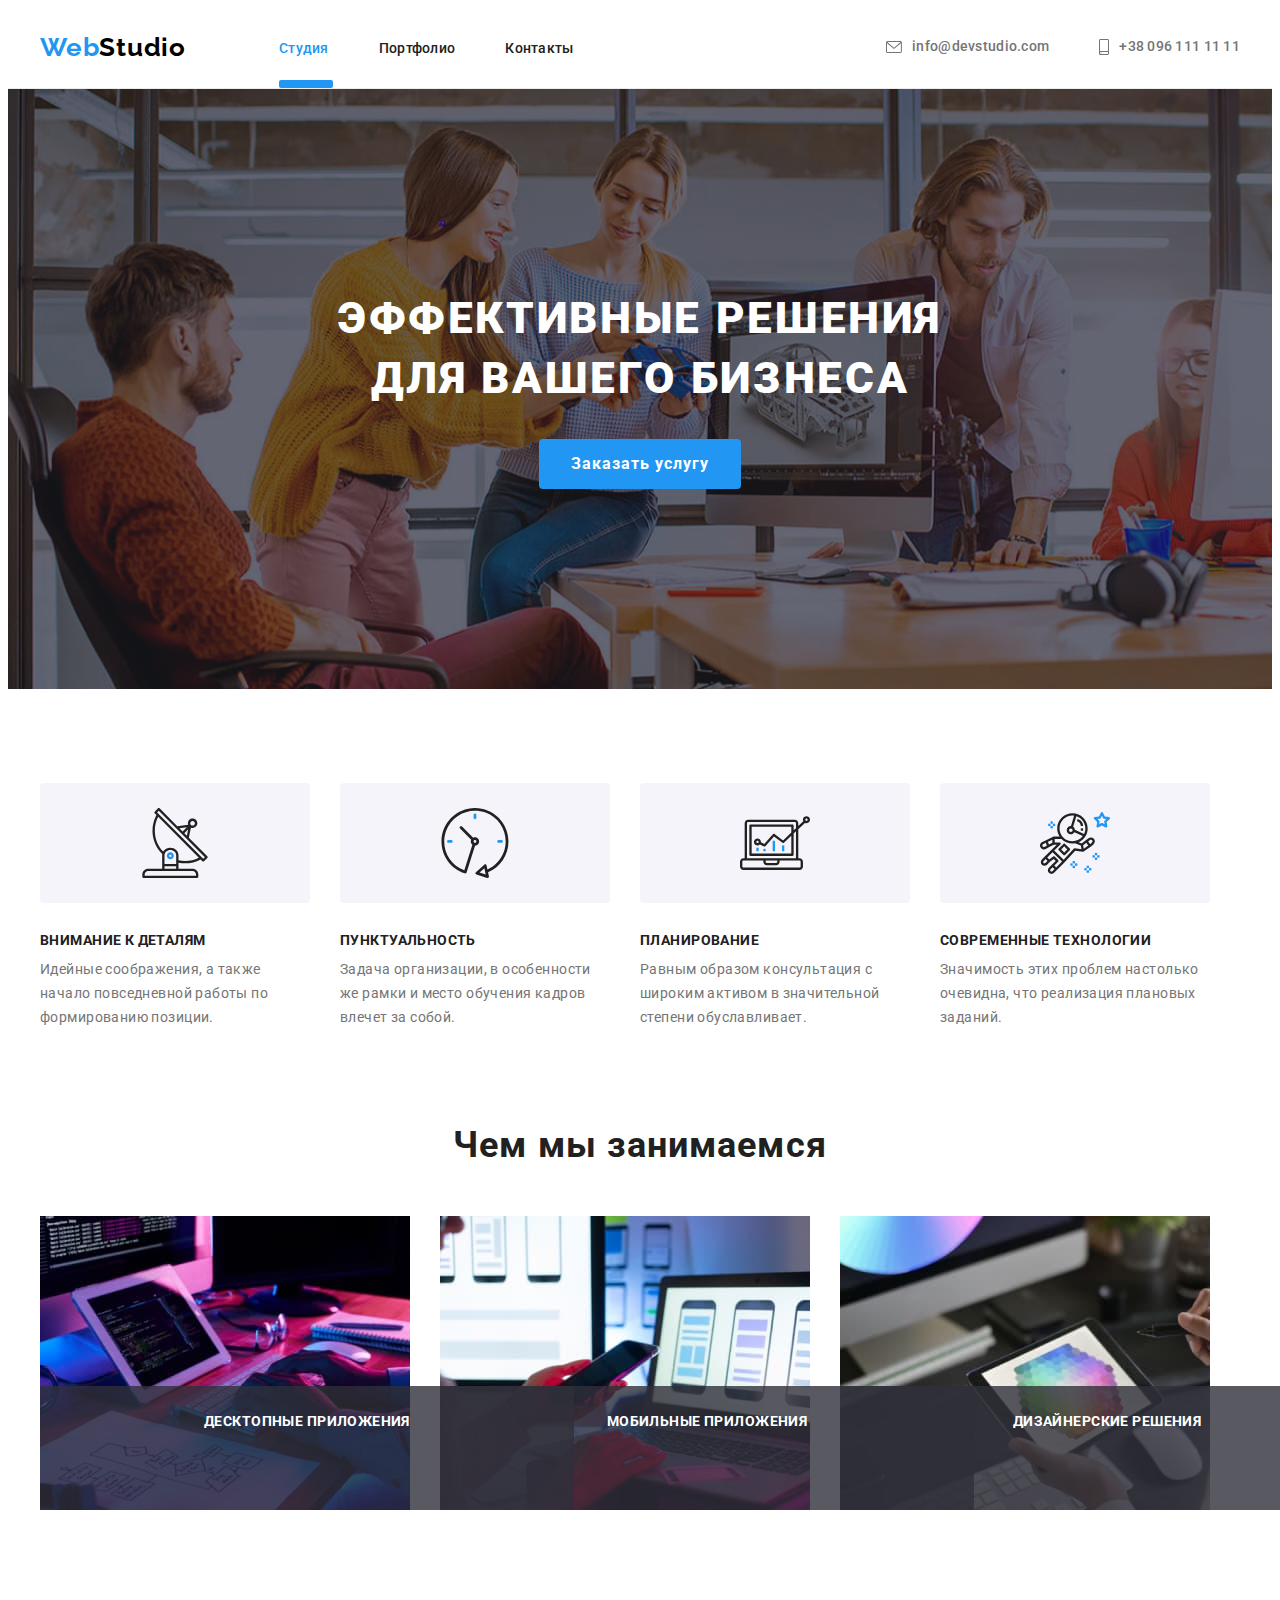
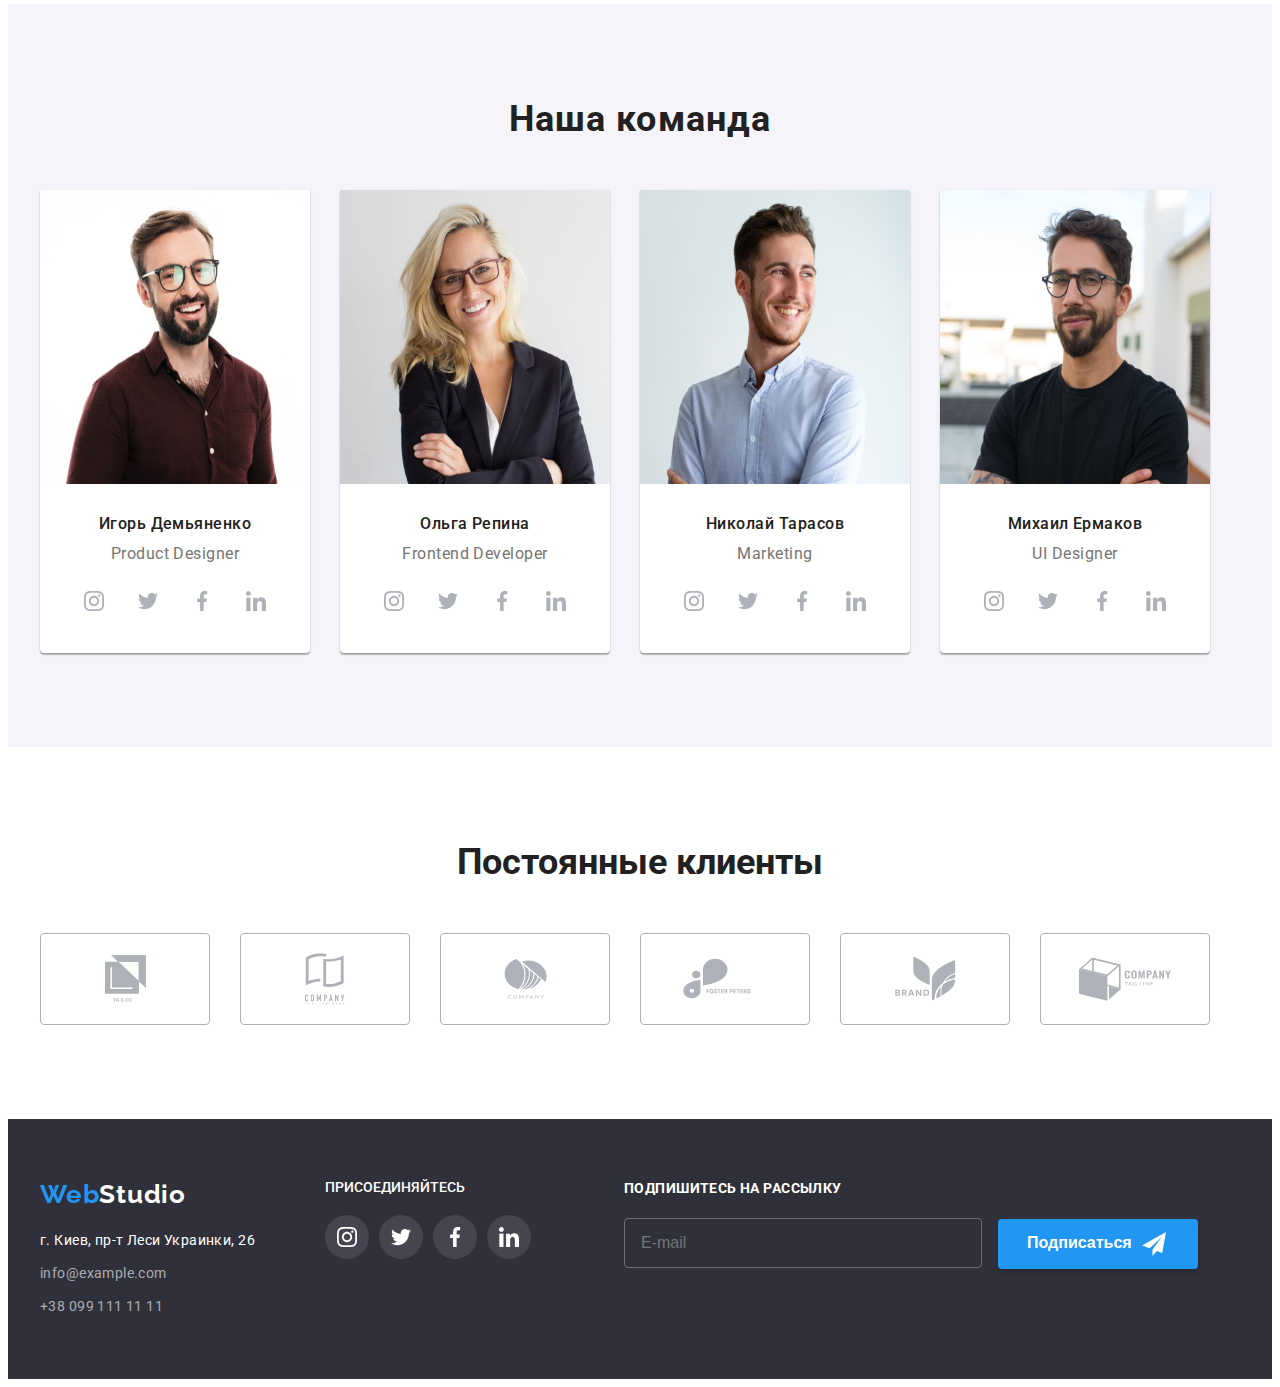
<file: index.html>
<!DOCTYPE html>
<html lang="ru">
  <head>
    <meta charset="UTF-8" />
    <meta http-equiv="X-UA-Compatible" content="IE=edge" />
    <meta name="viewport" content="width=device-width, initial-scale=1.0" />
    <title>WebStudio</title>
    <link rel="preconnect" href="https://fonts.gstatic.com" />
    <link
      href="https://fonts.googleapis.com/css2?family=Raleway:wght@700&family=Roboto:wght@400;500;700;900&display=swap"
      rel="stylesheet"
    />
    <link
      rel="stylesheet"
      href="https://cdnjs.cloudflare.com/ajax/libs/modern-normalize/1.1.0/modern-normalize.min.css"
      integrity="sha512-wpPYUAdjBVSE4KJnH1VR1HeZfpl1ub8YT/NKx4PuQ5NmX2tKuGu6U/JRp5y+Y8XG2tV+wKQpNHVUX03MfMFn9Q=="
      crossorigin="anonymous"
      referrerpolicy="no-referrer"
    />
    <link
      rel="stylesheet"
      href="https://cdnjs.cloudflare.com/ajax/libs/animate.css/4.1.1/animate.min.css"
    />
    <link rel="stylesheet" href="./css/main.min.css" />
  </head>
  <body>
    <!--HEADER-->
    <header class="header">
      <div class="container header-container">
        <nav class="navigation">
          <a href="./" class="logo header__logo animate__pulse">
            <span class="header-web">Web</span>Studio</a
          >
          <ul class="menu">
            <li class="menu__item">
              <a href="index.html" class="menu__link current">Студия </a>
            </li>
            <li class="menu__item">
              <a href="./portfolio.html" class="menu__link">Портфолио</a>
            </li>
            <li class="menu__item">
              <a href="#address" class="menu__link">Контакты</a>
            </li>
          </ul>
        </nav>
        <ul class="contact-list">
          <li class="contact__email">
            <a class="email" href="mailto:info@devstudio.com">
              <svg class="contact__email-icon" width="16" height="12">
                <use href="./images/sprite.svg#icon-envelope"></use>
              </svg>
              info@devstudio.com
            </a>
          </li>
          <li class="contact__tel">
            <a class="tel" href="tel:+380961111111">
              <svg class="contact__tel-icon" width="10" height="16">
                <use href="./images/sprite.svg#icon-smartphone"></use>
              </svg>
              +38 096 111 11 11</a
            >
          </li>
        </ul>
      </div>
    </header>
    <!--MAIN-->
    <main>
      <section class="hero">
        <div class="container">
          <h1 class="hero-title">
            Эффективные решения <br />
            для вашего бизнеса
          </h1>
          <button type="button" class="hero-button" data-modal-open>
            Заказать услугу
          </button>
        </div>
      </section>

      <section class="section__features">
        <div class="container">
          <h2 hidden class="section-title">Особенности нашей работы</h2>
          <ul class="nature">
            <li class="section__nature">
              <div class="icon__wrapper">
                <svg class="features-icon" width="70" height="70">
                  <use href="./images/sprite.svg#icon-antenna"></use>
                </svg>
              </div>
              <h3 class="features__item">Внимание к деталям</h3>
              <p class="features__text">
                Идейные соображения, а также начало повседневной работы по
                формированию позиции.
              </p>
            </li>
            <li class="section__nature">
              <div class="icon__wrapper">
                <svg class="features-icon" width="70" height="70">
                  <use href="./images/sprite.svg#icon-cloc-1"></use>
                </svg>
              </div>
              <h3 class="features__item">Пунктуальность</h3>
              <p class="features__text">
                Задача организации, в особенности же рамки и место обучения
                кадров влечет за собой.
              </p>
            </li>
            <li class="section__nature">
              <div class="icon__wrapper">
                <svg class="features-icon" width="70" height="70">
                  <use href="./images/sprite.svg#icon-diagram-1"></use>
                </svg>
              </div>
              <h3 class="features__item">Планирование</h3>
              <p class="features__text">
                Равным образом консультация с широким активом в значительной
                степени обуславливает.
              </p>
            </li>
            <li class="section__nature">
              <div class="icon__wrapper">
                <svg class="features-icon" width="70" height="70">
                  <use href="./images/sprite.svg#icon-astronaut"></use>
                </svg>
              </div>
              <h3 class="features__item">Современные технологии</h3>
              <p class="features__text">
                Значимость этих проблем настолько очевидна, что реализация
                плановых заданий.
              </p>
            </li>
          </ul>
        </div>
      </section>
      <!--OUR WORKS-->
      <section class="section-works">
        <div class="container">
          <h2 class="section__title">Чем мы занимаемся</h2>
          <ul class="our-works">
            <li class="our-works__items">
              <img
                src="./images/box1.jpg"
                alt="Фото гаджетов"
                width="370"
                height="294"
              />
              <div class="works__item">
                <p class="works__text">Десктопные приложения</p>
              </div>
            </li>

            <li class="our-works__items">
              <img
                src="./images/box2.jpg"
                alt="Фото гаджетов"
                width="370"
                height="294"
              />
              <div class="works__item">
                <p class="works__text">Мобильные приложения</p>
              </div>
            </li>

            <li class="our-works__items">
              <img
                src="./images/box3.jpg"
                alt="Фото гаджетов"
                width="370"
                height="294"
              />
              <div class="works__item">
                <p class="works__text">Дизайнерские решения</p>
              </div>
            </li>
          </ul>
        </div>
      </section>

      <!--OUR TEAM-->
      <section class="section-team section">
        <div class="container">
          <h2 class="section-title">Наша команда</h2>
          <ul class="members">
            <li class="members-item">
              <img
                src="./images/photo1.jpg"
                alt="Фото мужчины"
                width="270"
                height="294"
              />
              <div class="team-list">
                <h3 class="team-members">Игорь Демьяненко</h3>
                <p class="team-post">Product Designer</p>
                <ul class="social-list list">
                  <li class="social-list-item">
                    <a href="" class="social-list-link">
                      <svg class="social-list-icon" width="20" height="20">
                        <use href="./images/sprite.svg#icon-instagram"></use>
                      </svg>
                    </a>
                  </li>
                  <li class="social-list-item">
                    <a href="" class="social-list-link">
                      <svg class="social-list-icon" width="20" height="20">
                        <use href="./images/sprite.svg#icon-twitter"></use>
                      </svg>
                    </a>
                  </li>
                  <li class="social-list-item">
                    <a href="" class="social-list-link">
                      <svg class="social-list-icon" width="20" height="20">
                        <use href="./images/sprite.svg#icon-facebook"></use>
                      </svg>
                    </a>
                  </li>
                  <li class="social-list-item">
                    <a href="" class="social-list-link">
                      <svg class="social-list-icon" width="20" height="20">
                        <use href="./images/sprite.svg#icon-linkedin"></use>
                      </svg>
                    </a>
                  </li>
                </ul>
              </div>
            </li>
            <li class="members-item">
              <img
                src="./images/photo2.jpg"
                alt="Фото женщины"
                width="270"
                height="294"
              />
              <div class="team-list">
                <h3 class="team-members">Ольга Репина</h3>
                <p class="team-post">Frontend Developer</p>
                <ul class="social-list list">
                  <li class="social-list-item">
                    <a href="" class="social-list-link">
                      <svg class="social-list-icon" width="20" height="20">
                        <use href="./images/sprite.svg#icon-instagram"></use>
                      </svg>
                    </a>
                  </li>
                  <li class="social-list-item">
                    <a href="" class="social-list-link">
                      <svg class="social-list-icon" width="20" height="20">
                        <use href="./images/sprite.svg#icon-twitter"></use>
                      </svg>
                    </a>
                  </li>
                  <li class="social-list-item">
                    <a href="" class="social-list-link">
                      <svg class="social-list-icon" width="20" height="20">
                        <use href="./images/sprite.svg#icon-facebook"></use>
                      </svg>
                    </a>
                  </li>
                  <li class="social-list-item">
                    <a href="" class="social-list-link">
                      <svg class="social-list-icon" width="20" height="20">
                        <use href="./images/sprite.svg#icon-linkedin"></use>
                      </svg>
                    </a>
                  </li>
                </ul>
              </div>
            </li>
            <li class="members-item">
              <img
                src="./images/photo3.jpg"
                alt="Фото мужчины"
                width="270"
                height="294"
              />
              <div class="team-list">
                <h3 class="team-members">Николай Тарасов</h3>
                <p class="team-post">Marketing</p>
                <ul class="social-list list">
                  <li class="social-list-item">
                    <a href="" class="social-list-link">
                      <svg class="social-list-icon" width="20" height="20">
                        <use href="./images/sprite.svg#icon-instagram"></use>
                      </svg>
                    </a>
                  </li>
                  <li class="social-list-item">
                    <a href="" class="social-list-link">
                      <svg class="social-list-icon" width="20" height="20">
                        <use href="./images/sprite.svg#icon-twitter"></use>
                      </svg>
                    </a>
                  </li>
                  <li class="social-list-item">
                    <a href="" class="social-list-link">
                      <svg class="social-list-icon" width="20" height="20">
                        <use href="./images/sprite.svg#icon-facebook"></use>
                      </svg>
                    </a>
                  </li>
                  <li class="social-list-item">
                    <a href="" class="social-list-link">
                      <svg class="social-list-icon" width="20" height="20">
                        <use href="./images/sprite.svg#icon-linkedin"></use>
                      </svg>
                    </a>
                  </li>
                </ul>
              </div>
            </li>
            <li class="members-item">
              <img
                src="./images/photo4.jpg"
                alt="Фото мужчины"
                width="270"
                height="294"
              />
              <div class="team-list">
                <h3 class="team-members">Михаил Ермаков</h3>
                <p class="team-post">UI Designer</p>
                <ul class="social-list list">
                  <li class="social-list-item">
                    <a href="" class="social-list-link">
                      <svg class="social-list-icon" width="20px" height="20px">
                        <use href="./images/sprite.svg#icon-instagram"></use>
                      </svg>
                    </a>
                  </li>
                  <li class="social-list-item">
                    <a href="" class="social-list-link">
                      <svg class="social-list-icon" width="20px" height="20px">
                        <use href="./images/sprite.svg#icon-twitter"></use>
                      </svg>
                    </a>
                  </li>
                  <li class="social-list-item">
                    <a href="" class="social-list-link">
                      <svg class="social-list-icon" width="20px" height="20px">
                        <use href="./images/sprite.svg#icon-facebook"></use>
                      </svg>
                    </a>
                  </li>
                  <li class="social-list-item">
                    <a href="" class="social-list-link">
                      <svg class="social-list-icon" width="20px" height="20px">
                        <use href="./images/sprite.svg#icon-linkedin"></use>
                      </svg>
                    </a>
                  </li>
                </ul>
              </div>
            </li>
          </ul>
        </div>
      </section>

      <!--CLIENTS-->
      <section class="section">
        <div class="container">
          <h2 class="regular-clients-title">Постоянные клиенты</h2>
          <ul class="regular-clients-list">
            <li class="clients-list">
              <a class="clients-icon" href="">
                <svg class="client-icon" width="41px" height="47px">
                  <use href="./images/sprite.svg#icon-client-1"></use>
                </svg>
              </a>
            </li>
            <li class="clients-list">
              <a class="clients-icon" href="">
                <svg class="client-icon" width="40px" height="52px">
                  <use href="./images/sprite.svg#icon-client-2"></use>
                </svg>
              </a>
            </li>
            <li class="clients-list">
              <a class="clients-icon" href="">
                <svg class="client-icon" width="43px" height="41px">
                  <use href="./images/sprite.svg#icon-client-3"></use>
                </svg>
              </a>
            </li>
            <li class="clients-list">
              <a class="clients-icon" href="">
                <svg class="client-icon" width="84px" height="41px">
                  <use href="./images/sprite.svg#icon-client-4"></use>
                </svg>
              </a>
            </li>
            <li class="clients-list">
              <a class="clients-icon" href="">
                <svg class="client-icon" width="63px" height="45px">
                  <use href="./images/sprite.svg#icon-client-5"></use>
                </svg>
              </a>
            </li>
            <li class="clients-list">
              <a class="clients-icon" href="">
                <svg class="client-icon" width="94px" height="44px">
                  <use href="./images/sprite.svg#icon-client-6"></use>
                </svg>
              </a>
            </li>
          </ul>
        </div>
      </section>
    </main>
    <!--FOOTER-->
    <footer class="footer">
      <div class="container footer-container">
        <div class="footer-wrapper">
          <div class="footer-adress-wrapper">
            <a href="./" class="footer-logo"
              ><span class="footer-web">Web</span>Studio</a
            >
            <address id="address" class="contact-address">
              г. Киев, пр-т Леси Украинки, 26
            </address>
            <ul class="footer-contacts">
              <li class="footer-contacts-link">info@example.com</li>
              <li class="footer-contacts-link">+38 099 111 11 11</li>
            </ul>
          </div>
          <div class="footer-socials">
            <h2 class="socials-footer-title">присоединяйтесь</h2>
            <ul class="socials-footer-lists">
              <li class="socials-list-item">
                <a class="socials-footer-icons" href="#">
                  <svg class="social-icon-footer" width="20px" height="20px">
                    <use href="./images/sprite.svg#icon-instagram"></use>
                  </svg>
                </a>
              </li>
              <li class="socials-item">
                <a class="socials-footer-icons" href="#">
                  <svg class="social-icon-footer" width="20px" height="20px">
                    <use href="./images/sprite.svg#icon-twitter"></use>
                  </svg>
                </a>
              </li>
              <li class="socials-item">
                <a class="socials-footer-icons" href="#">
                  <svg class="social-icon-footer" width="20px" height="20px">
                    <use href="./images/sprite.svg#icon-facebook"></use>
                  </svg>
                </a>
              </li>
              <li class="socials-item">
                <a class="socials-footer-icons" href="#">
                  <svg class="social-icon-footer" width="20px" height="20px">
                    <use href="./images/sprite.svg#icon-linkedin"></use>
                  </svg>
                </a>
              </li>
            </ul>
          </div>
          <div class="footer-subscribe">
            <p class="subscribe-title" id="subscribe-title-id">
              Подпишитесь на рассылку
            </p>
            <form class="subscribe-form" id="subscribe-form-id"></form>
            <input
              type="text"
              name="email"
              class="subscribe-email"
              id="subscribe-email"
              placeholder="E-mail"
              required
            />
            <button class="subscribe-btn" type="submit" id="submit-btn-id">
              Подписаться
              <svg
                class="icon-send"
                aria-hidden="true"
                width="24px"
                height="24px"
              >
                <use href="./images/icons.svg#icon-icon-send"></use>
              </svg>
            </button>
          </div>
        </div>
      </div>
    </footer>

    <div class="backdrop is-hidden" data-modal>
      <div class="modal">
        <button type="button" class="close-btn" data-modal-close>
          <svg width="11" height="11">
            <use href="./images/sprite.svg#icon-vector"></use>
          </svg>
        </button>
        <!--FORM-->
        <form action="#" class="modal-form">
          <p class="modal-form-head">Оставьте свои данные, мы вам перезвоним</p>

          <div class="modal-form-wrapper">
            <label class="modal-form-field"> Имя</label>
            <div class="modal-icon-box">
              <input
                type="text"
                class="modal-form-input"
                name="user-name"
                minlength="2"
                pattern="[a-zA-Zа-яёА-ЯЁ]+"
                title="Имя должно содержать символы кирилицы или латиницы"
                required
              />
              <svg class="modal-form-icon" width="18" height="18">
                <use href="./images/icons.svg#icon-person-black"></use>
              </svg>
            </div>
          </div>
          <div class="modal-form-wrapper">
            <label class="modal-form-field"> Телефон</label>
            <div class="modal-icon-box">
              <input
                type="tel"
                class="modal-form-input"
                name="user-phone"
                pattern="[0-9]{3}-[0-9]{3}-[0-9]{2}-[0-9]{2}"
                title="096-000-00-00"
                required
              />
              <svg class="modal-form-icon" width="18" height="18">
                <use href="./images/icons.svg#icon-phone-black"></use>
              </svg>
            </div>
          </div>
          <div class="modal-form-wrapper">
            <label class="modal-form-field"> Почта</label>
            <div class="modal-icon-box">
              <input
                type="email"
                class="modal-form-input"
                name="user-email"
                required
              />
              <svg class="modal-form-icon" width="18" height="18">
                <use href="./images/icons.svg#icon-email-black"></use>
              </svg>
            </div>
          </div>
          <label class="modal-form-field"> Комментарий</label>
          <textarea
            name="user-message"
            class="modal-form-message"
            placeholder="Введите текст"
          ></textarea>

          <input
            type="checkbox"
            name="agreement"
            class="modal-form-checkbox visually-hidden"
            id="accept-policy"
          />
          <label for="accept-policy" class="modal-form-checkbox-label"
            >Соглашаюсь с рассылкой и принимаю&nbsp;
            <a href="#" class="modal-form-label-link"> Условия договора</a>
          </label>
          <button type="submit" class="modal-btn">Отправить</button>
        </form>
      </div>
    </div>

    <script src="./js/modal.js"></script>
  </body>
</html>
</file>
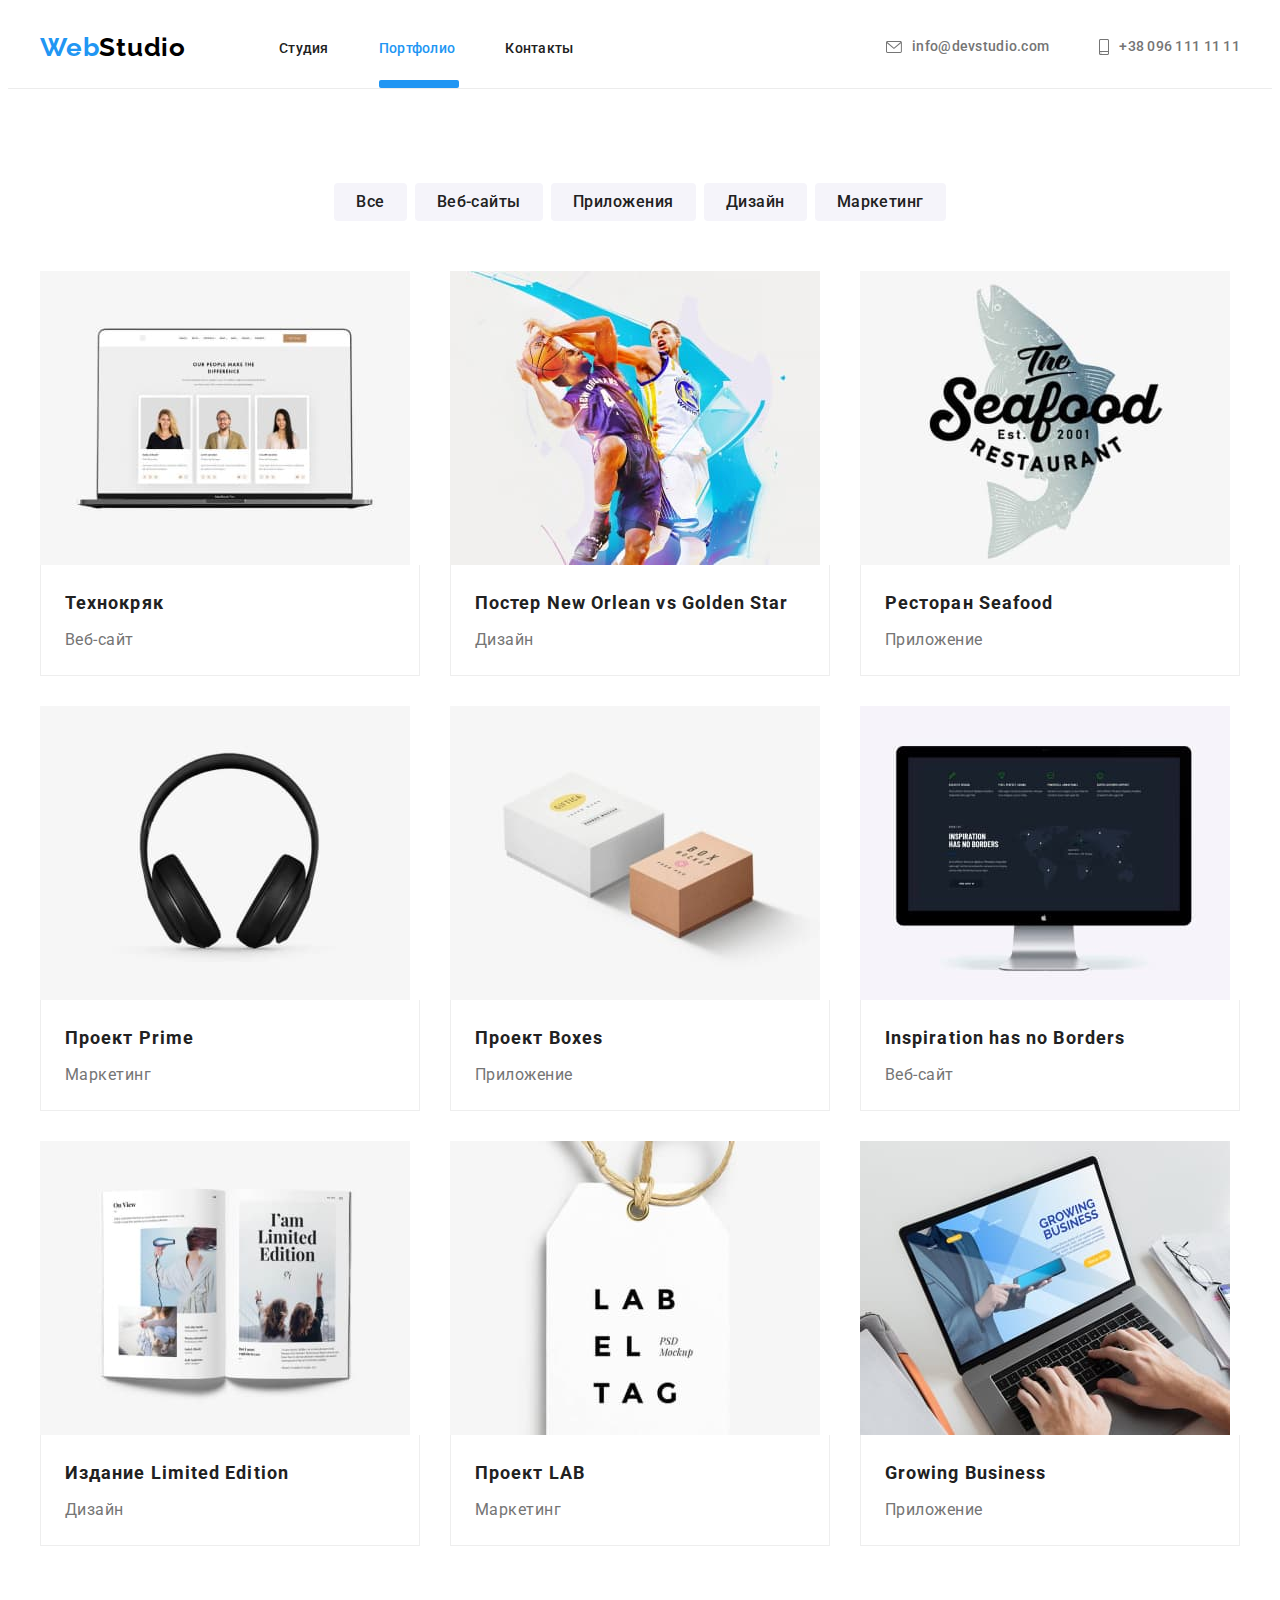
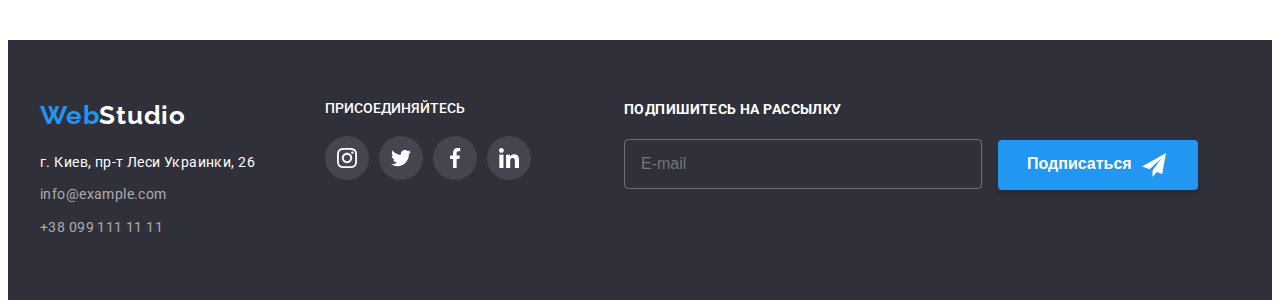
<file: portfolio.html>
<!DOCTYPE html>
<html lang="ru">
  <head>
    <meta charset="UTF-8" />
    <meta http-equiv="X-UA-Compatible" content="IE=edge" />
    <meta name="viewport" content="width=device-width, initial-scale=1.0" />
    <title>WebStudio</title>
    <link rel="preconnect" href="https://fonts.gstatic.com" />
    <link
      href="https://fonts.googleapis.com/css2?family=Raleway:wght@700&family=Roboto:wght@400;500;700;900&display=swap"
      rel="stylesheet"
    />
    <link
      rel="stylesheet"
      href="https://cdnjs.cloudflare.com/ajax/libs/modern-normalize/1.1.0/modern-normalize.min.css"
      integrity="sha512-wpPYUAdjBVSE4KJnH1VR1HeZfpl1ub8YT/NKx4PuQ5NmX2tKuGu6U/JRp5y+Y8XG2tV+wKQpNHVUX03MfMFn9Q=="
      crossorigin="anonymous"
      referrerpolicy="no-referrer"
    />
    <link
      rel="stylesheet"
      href="https://cdnjs.cloudflare.com/ajax/libs/animate.css/4.1.1/animate.min.css"
    />
    <link rel="stylesheet" href="./css/main.min.css" />
  </head>
  <body>
    <!--HEADER-->
    <header class="header">
      <div class="container header-container">
        <nav class="navigation">
          <a href="./" class="logo header__logo animate__pulse">
            <span class="header-web">Web</span>Studio</a
          >
          <ul class="menu">
            <li class="menu__item">
              <a href="index.html" class="menu__link">Студия </a>
            </li>
            <li class="menu__item">
              <a href="./portfolio.html" class="menu__link current"
                >Портфолио</a
              >
            </li>
            <li class="menu__item">
              <a href="#address" class="menu__link">Контакты</a>
            </li>
          </ul>
        </nav>
        <ul class="contact-list">
          <li class="contact__email">
            <a class="email" href="mailto:info@devstudio.com">
              <svg class="contact__email-icon" width="16" height="12">
                <use href="./images/sprite.svg#icon-envelope"></use>
              </svg>
              info@devstudio.com
            </a>
          </li>
          <li class="contact__tel">
            <a class="tel" href="tel:+380961111111">
              <svg class="contact__tel-icon" width="10" height="16">
                <use href="./images/sprite.svg#icon-smartphone"></use>
              </svg>
              +38 096 111 11 11</a
            >
          </li>
        </ul>
      </div>
    </header>
    <!-- MAIN -->
    <main class="all-portfolio">
      <section class="main-portfolio section">
        <div class="container">
          <h1 hidden>Портфолио</h1>
          <ul class="menu-btn">
            <li class="list-btn">
              <button type="button" class="portfolio">Все</button>
            </li>
            <li class="list-btn">
              <button type="button" class="portfolio">Веб-сайты</button>
            </li>
            <li class="list-btn">
              <button type="button" class="portfolio">Приложения</button>
            </li>
            <li class="list-btn">
              <button type="button" class="portfolio">Дизайн</button>
            </li>
            <li class="list-btn">
              <button type="button" class="portfolio">Маркетинг</button>
            </li>
          </ul>

          <h2 hidden>Наши продукты</h2>

          <ul class="products">
            <li class="product">
              <a class="product-item" href="#">
                <div class="product-box">
                  <img
                    class="product-image"
                    src="./images/img1.jpg"
                    alt="Картинка с изображением ноутбука"
                    width="370"
                    height="294"
                  />

                  <p class="overlay">
                    Технокряк это современная площадка распространения
                    коронавируса. Компании используют эту платформу для
                    цифрового шпионажа и атак на защищённые сервера конкурентов.
                  </p>
                </div>
                <div class="product-list">
                  <h3 class="product-title">Технокряк</h3>
                  <p class="product-name">Веб-сайт</p>
                </div>
              </a>
            </li>
            <li class="product">
              <a class="product-item" href="#">
                <div class="product-box">
                  <img
                    class="product-image"
                    src="./images/img2.jpg"
                    alt="Постер"
                    width="370"
                    height="294"
                  />

                  <p class="overlay">
                    Технокряк это современная площадка распространения
                    коронавируса. Компании используют эту платформу для
                    цифрового шпионажа и атак на защищённые сервера конкурентов.
                  </p>
                </div>
                <div class="product-list">
                  <h3 class="product-title">
                    Постер New Orlean vs Golden Star
                  </h3>
                  <p class="product-name">Дизайн</p>
                </div>
              </a>
            </li>
            <li class="product">
              <a class="product-item" href="#">
                <div class="product-box">
                  <img
                    class="product-image"
                    src="./images/img3.jpg"
                    alt="Картинка с изображением рыбы"
                    width="370"
                    height="294"
                  />

                  <p class="overlay">
                    Технокряк это современная площадка распространения
                    коронавируса. Компании используют эту платформу для
                    цифрового шпионажа и атак на защищённые сервера конкурентов.
                  </p>
                </div>
                <div class="product-list">
                  <h3 class="product-title">Ресторан Seafood</h3>
                  <p class="product-name">Приложение</p>
                </div>
              </a>
            </li>
            <li class="product">
              <a class="product-item" href="#">
                <div class="product-box">
                  <img
                    class="product-image"
                    src="./images/img4.jpg"
                    alt="Картинка с изображением наушников"
                    width="370"
                    height="294"
                  />

                  <p class="overlay">
                    Технокряк это современная площадка распространения
                    коронавируса. Компании используют эту платформу для
                    цифрового шпионажа и атак на защищённые сервера конкурентов.
                  </p>
                </div>
                <div class="product-list">
                  <h3 class="product-title">Проект Prime</h3>
                  <p class="product-name">Маркетинг</p>
                </div>
              </a>
            </li>
            <li class="product">
              <a class="product-item" href="#">
                <div class="product-box">
                  <img
                    class="product-image"
                    src="./images/img5.jpg"
                    alt="Картинка с изображением картонных коробок"
                    width="370"
                    height="294"
                  />

                  <p class="overlay">
                    Технокряк это современная площадка распространения
                    коронавируса. Компании используют эту платформу для
                    цифрового шпионажа и атак на защищённые сервера конкурентов.
                  </p>
                </div>
                <div class="product-list">
                  <h3 class="product-title">Проект Boxes</h3>
                  <p class="product-name">Приложение</p>
                </div>
              </a>
            </li>
            <li class="product">
              <a class="product-item" href="#">
                <div class="product-box">
                  <img
                    class="product-image"
                    src="./images/img6.jpg"
                    alt="Картинка с изображением монитора"
                    width="370"
                    height="294"
                  />

                  <p class="overlay">
                    Технокряк это современная площадка распространения
                    коронавируса. Компании используют эту платформу для
                    цифрового шпионажа и атак на защищённые сервера конкурентов.
                  </p>
                </div>
                <div class="product-list">
                  <h3 class="product-title">Inspiration has no Borders</h3>
                  <p class="product-name">Веб-сайт</p>
                </div>
              </a>
            </li>
            <li class="product">
              <a class="product-item" href="#">
                <div class="product-box">
                  <img
                    class="product-image"
                    src="./images/img7.jpg"
                    alt="Картинка с изображением книги"
                    width="370"
                    height="294"
                  />

                  <p class="overlay">
                    Технокряк это современная площадка распространения
                    коронавируса. Компании используют эту платформу для
                    цифрового шпионажа и атак на защищённые сервера конкурентов.
                  </p>
                </div>
                <div class="product-list">
                  <h3 class="product-title">Издание Limited Edition</h3>
                  <p class="product-name">Дизайн</p>
                </div>
              </a>
            </li>

            <li class="product">
              <a class="product-item" href="#">
                <div class="product-box">
                  <img
                    class="product-image"
                    src="./images/img8.jpg"
                    alt="Картинка с изображением ценника"
                    width="370"
                    height="294"
                  />

                  <p class="overlay">
                    Технокряк это современная площадка распространения
                    коронавируса. Компании используют эту платформу для
                    цифрового шпионажа и атак на защищённые сервера конкурентов.
                  </p>
                </div>
                <div class="product-list">
                  <h3 class="product-title">Проект LAB</h3>
                  <p class="product-name">Маркетинг</p>
                </div>
              </a>
            </li>

            <li class="product">
              <a class="product-item" href="#">
                <div class="product-box">
                  <img
                    class="product-image"
                    src="./images/img9.jpg"
                    alt="Картинка с изображением ноутбука"
                    width="370"
                    height="294"
                  />

                  <p class="overlay">
                    Технокряк это современная площадка распространения
                    коронавируса. Компании используют эту платформу для
                    цифрового шпионажа и атак на защищённые сервера конкурентов.
                  </p>
                </div>
                <div class="product-list">
                  <h3 class="product-title">Growing Business</h3>
                  <p class="product-name">Приложение</p>
                </div>
              </a>
            </li>
          </ul>
        </div>
      </section>
    </main>
    <!--FOOTER-->
    <footer class="footer">
      <div class="container footer-container">
        <div class="footer-wrapper">
          <div class="footer-adress-wrapper">
            <a href="./" class="footer-logo"
              ><span class="footer-web">Web</span>Studio</a
            >
            <address id="address" class="contact-address">
              г. Киев, пр-т Леси Украинки, 26
            </address>
            <ul class="footer-contacts">
              <li class="footer-contacts-link">info@example.com</li>
              <li class="footer-contacts-link">+38 099 111 11 11</li>
            </ul>
          </div>
          <div class="footer-socials">
            <h2 class="socials-footer-title">присоединяйтесь</h2>
            <ul class="socials-footer-lists">
              <li class="socials-list-item">
                <a class="socials-footer-icons" href="#">
                  <svg class="social-icon-footer" width="20px" height="20px">
                    <use href="./images/sprite.svg#icon-instagram"></use>
                  </svg>
                </a>
              </li>
              <li class="socials-item">
                <a class="socials-footer-icons" href="#">
                  <svg class="social-icon-footer" width="20px" height="20px">
                    <use href="./images/sprite.svg#icon-twitter"></use>
                  </svg>
                </a>
              </li>
              <li class="socials-item">
                <a class="socials-footer-icons" href="#">
                  <svg class="social-icon-footer" width="20px" height="20px">
                    <use href="./images/sprite.svg#icon-facebook"></use>
                  </svg>
                </a>
              </li>
              <li class="socials-item">
                <a class="socials-footer-icons" href="#">
                  <svg class="social-icon-footer" width="20px" height="20px">
                    <use href="./images/sprite.svg#icon-linkedin"></use>
                  </svg>
                </a>
              </li>
            </ul>
          </div>
          <div class="footer-subscribe">
            <p class="subscribe-title" id="subscribe-title-id">
              Подпишитесь на рассылку
            </p>
            <form class="subscribe-form" id="subscribe-form-id"></form>
            <input
              type="text"
              name="email"
              class="subscribe-email"
              id="subscribe-email"
              placeholder="E-mail"
              required
            />
            <button class="subscribe-btn" type="submit" id="submit-btn-id">
              Подписаться
              <svg
                class="icon-send"
                aria-hidden="true"
                width="24px"
                height="24px"
              >
                <use href="./images/icons.svg#icon-icon-send"></use>
              </svg>
            </button>
          </div>
        </div>
      </div>
    </footer>
  </body>
</html>
</file>
<file: css/main.min.css>
:root{--primary-text-color: #212121;--title-text-color: #757575;--secondary-text-color: #ffffff;--accent-color: #2196f3;--background-color: #2f303a;--background-color-2: #f5f4fa;--contacts-text-color: rgba(255, 255, 255, 0.6);--header-logo-color: #000000;--clients-color: #afb1b8}h1,h2,h3,h4,h5,h6,p{margin-top:0;margin-bottom:0}ul,ol{margin-top:0;margin-bottom:0;padding-left:0}img{display:block}body{background-color:var(--secondary-text-color);color:var(--primary-text-color);font-family:"Roboto", sans-serif}a{text-decoration:none}ul{list-style:none}.section{padding-top:94px;padding-bottom:94px}.container{width:1200px;margin:0 auto;padding-left:15px;padding-right:15px}.visually-hidden{position:absolute !important;clip:rect(1px 1px 1px 1px);clip:rect(1px, 1px, 1px, 1px);padding:0 !important;border:0 !important;height:1px !important;width:1px !important;overflow:hidden}.backdrop{position:fixed;top:0;left:0;width:100vw;height:100vh;background-color:rgba(0,0,0,0.2);transition:opacity 500ms cubic-bezier(0.4, 0, 0.2, 1),visibility 500ms cubic-bezier(0.4, 0, 0.2, 1)}.is-hidden{opacity:0;visibility:hidden;pointer-events:none}.modal{position:absolute;left:50%;top:50%;width:528px;height:581px;background-color:var(--secondary-text-color);transform:translate(-50%, -50%);padding:40px}.close-btn{position:absolute;top:8px;right:8px;width:30px;height:30px;border-radius:50%;background:var(--secondary-text-color);border:1px solid rgba(0,0,0,0.1);cursor:pointer;padding:0}.close-btn:hover,.close-btn:focus{fill:var(--accent-color)}.modal-form{display:flex;flex-direction:column}.modal-form-head{font-family:Roboto;font-weight:700;font-size:20px;line-height:1.15;letter-spacing:0.03em;text-align:center;color:var(--primary-text-color);margin-bottom:12px}.modal-form-field{display:block;font-family:Roboto;font-size:12px;line-height:1.16;letter-spacing:0.01em;color:var(--title-text-color);margin-bottom:4px}.modal-form-wrapper{margin-bottom:10px}.modal-form-label-link{color:var(--accent-color);text-decoration:underline}.modal-icon-box{position:relative}.modal-form-input{width:100%;height:40px;border:1px solid rgba(33,33,33,0.2);border-radius:4px;padding-left:42px;transition:border-color 250ms cubic-bezier(0.4, 0, 0.2, 1);display:block}.modal-form-input:focus{outline:none;border-color:var(--accent-color)}.modal-form-icon{position:absolute;top:50%;transform:translateY(-50%);left:12px;display:block;transition:fill 250ms cubic-bezier(0.4, 0, 0.2, 1)}.modal-form-input:focus+.modal-form-icon{fill:var(--accent-color)}.modal-form-message{width:100%;height:120px;font-size:12px;line-height:1.16;letter-spacing:0.01em;border:1px solid rgba(33,33,33,0.2);border-radius:4px;padding:12px 16px;resize:none;color:rgba(117,117,117,0.5);transition:border-color 250ms cubic-bezier(0.4, 0, 0.2, 1);margin-bottom:20px}.modal-form-message::placeholder{color:rgba(117,117,117,0.5)}.modal-form-message:focus{outline:none;border-color:var(--accent-color)}.modal-form-checkbox-label{margin:auto;display:flex;align-items:center;font-size:14px;line-height:1.71;letter-spacing:0.03em;color:var(--title-text-color);margin-bottom:30px}.modal-form-checkbox-label::before{content:"";display:block;width:16px;height:15px;border:2px solid var(--primary-text-color);border-radius:2px;cursor:pointer;margin-right:8px}.modal-form-checkbox:checked+.modal-form-checkbox-label::before{background-image:url(../images/check.jpg);background-position:center;background-repeat:no-repeat;background-origin:padding-box;background-color:var(--accent-color)}.modal-form-checkbox:focus+.modal-form-checkbox-label::before{border-color:var(--accent-color);outline:none}.modal-btn{margin:0 auto;padding:10px 55px;color:var(--secondary-text-color);font-weight:700;font-size:16px;line-height:1.87;letter-spacing:0.06em;border-width:0px;background:var(--accent-color);box-shadow:0px 4px 4px rgba(0,0,0,0.15);border-radius:4px;cursor:pointer;transition:background-color 250ms cubic-bezier(0.4, 0, 0.2, 1)}.header{padding-top:24px;padding-bottom:25px;border-bottom:1px solid #ececec}.header-container{display:flex;align-items:center;justify-content:space-between}.navigation{display:flex;align-items:center}.logo{font-family:"Raleway", sans-serif;font-weight:700;font-size:26px;line-height:1.19;letter-spacing:0.03em;color:var(--header-logo-color);margin-right:93px;animation-duration:500ms;animation-iteration-count:2}.header__logo{margin-right:93px}.menu{display:flex;align-items:center}.menu__item:not(:last-child){margin-right:50px}.contact-list{display:flex}.contact__tel{margin-left:50px}.contact__email-icon{margin-right:10px;fill:currentColor}.contact__tel-icon{margin-right:10px;fill:currentColor}.header-web{color:var(--accent-color);font-family:Raleway;font-weight:700;font-size:26px;line-height:1.19;letter-spacing:0.03em}.order{background-color:var(--background-color)}.menu__link{font-family:"Roboto", sans-serif;font-weight:500;font-size:14px;line-height:1.14;letter-spacing:0.02em;color:var(--primary-text-color);transition:color 250ms cubic-bezier(0.4, 0, 0.2, 1)}.menu__link.current{position:relative}.menu__link.current::after{content:"";position:absolute;width:100%;height:4px;border-radius:2px;background-color:var(--accent-color);border:2px solid var(--accent-color);display:block;bottom:-32px}.menu__link:hover,.menu__link:focus{color:var(--accent-color)}.menu .menu__link.current{color:var(--accent-color)}.email{font-family:"Roboto", sans-serif;color:var(--title-text-color);font-weight:500;font-size:14px;line-height:1.14;letter-spacing:0.02em;display:flex;align-items:center;transition:color 250ms cubic-bezier(0.4, 0, 0.2, 1)}.email:hover,.email:focus{color:var(--accent-color)}.tel{font-family:"Roboto", sans-serif;color:var(--title-text-color);font-weight:500;font-size:14px;line-height:1.14;letter-spacing:0.02em;display:flex;align-items:center;transition:color 250ms cubic-bezier(0.4, 0, 0.2, 1)}.tel:hover,.tel:focus{color:var(--accent-color)}.hero{background-color:var(--background-color);text-align:center;padding-top:200px;padding-bottom:200px;max-width:1600px;background-image:linear-gradient(rgba(47,48,58,0.4), rgba(47,48,58,0.4)),url("../images/hero/bg.jpg");background-size:cover;background-repeat:no-repeat;margin-bottom:94px;margin-left:auto;margin-right:auto}.hero-title{color:var(--secondary-text-color);font-family:"Roboto", sans-serif;font-weight:900;font-size:44px;line-height:1.36;text-align:center;letter-spacing:0.06em;text-transform:uppercase;margin-bottom:30px}.hero-button{color:var(--secondary-text-color);background-color:var(--accent-color);font-family:"Roboto", sans-serif;font-weight:700;font-size:16px;line-height:1.87;align-items:center;text-align:center;letter-spacing:0.06em;cursor:pointer;padding:10px 32px;border:none;border-radius:4px}.section-title{color:var(--primary-text-color);font-family:"Roboto", sans-serif;font-weight:700;font-size:36px;line-height:1.17;text-align:center;letter-spacing:0.03em;margin-bottom:50px}.section-item{font-family:"Roboto", sans-serif;font-weight:700;font-size:14px;line-height:1.14;letter-spacing:0.03em;text-transform:uppercase;margin-bottom:10px}.section-text{font-family:"Roboto", sans-serif;color:var(--title-text-color);font-weight:400;font-size:14px;line-height:1.71;letter-spacing:0.03em}.basis-container{width:1170px;height:101px}.section__features{padding-bottom:94px}.nature{display:flex}.section__nature{width:270px}.section__nature:not(:last-child){margin-right:30px}.icon__wrapper{display:flex;justify-content:center;align-items:center;width:270px;height:120px;background-color:var(--background-color-2);border-radius:4px;margin-bottom:30px}.features__item{font-family:"Roboto", sans-serif;font-weight:700;font-size:14px;line-height:1.14;letter-spacing:0.03em;text-transform:uppercase;margin-bottom:10px}.features__text{font-family:"Roboto", sans-serif;color:var(--title-text-color);font-weight:400;font-size:14px;line-height:1.71;letter-spacing:0.03em}.section-works{padding-bottom:94px}.section__title{color:var(--primary-text-color);font-family:"Roboto", sans-serif;font-weight:700;font-size:36px;line-height:1.17;text-align:center;letter-spacing:0.03em;margin-bottom:50px}.our-works{display:flex}.our-works__items:not(:last-child){margin-right:30px}.works__item{position:absolute;background-color:rgba(47,48,58,0.8);width:370px;height:70px;text-align:center;padding:27px 82px;transform:translateY(-100%)}.works__text{font-family:Roboto;font-style:normal;font-weight:bold;font-size:14px;line-height:16px;text-align:center;letter-spacing:0.03em;text-transform:uppercase;color:var(--secondary-text-color)}.section-team{background-color:var(--background-color-2);padding-top:94px;padding-bottom:94px;margin:0px auto}.team-members{font-family:"Roboto", sans-serif;font-weight:500;font-size:16px;line-height:1.19;letter-spacing:0.03em;text-align:center;margin-bottom:10px}.team-post{font-family:"Roboto", sans-serif;font-weight:400;font-size:16px;line-height:1.19;letter-spacing:0.03em;color:var(--title-text-color);text-align:center;margin-bottom:16px}.members{display:flex;margin-left:-30px;flex-wrap:wrap}.members-item{margin-left:30px;background:var(--secondary-text-color);box-shadow:0px 1px 3px rgba(51,42,42,0.12),0px 1px 1px rgba(0,0,0,0.14),0px 2px 1px rgba(0,0,0,0.2);border-radius:0px 0px 4px 4px}.team-list{padding-top:30px;padding-bottom:30px;text-align:center;padding-left:32px;padding-right:32px}.social-list{display:flex;justify-content:space-between}.social-list-link{display:flex;align-items:center;justify-content:center;width:44px;height:44px;border-radius:50%;background-color:var(--secondary-text-color);fill:var(--clients-color);transition:color 250ms cubic-bezier(0.4, 0, 0.2, 1),background-color 250ms cubic-bezier(0.4, 0, 0.2, 1)}.social-list-link:hover,.social-list-link:focus{fill:var(--secondary-text-color);background-color:var(--accent-color)}.regular-clients-title{font-size:36px;color:var(--primary-text-color);text-align:center;margin:0%;margin-bottom:50px}.regular-clients-list{display:flex;flex-basis:calc(100% / 6 - 30px);flex-wrap:wrap;margin-right:-30px}.clients-list{margin-right:30px}.clients-icon{display:flex;justify-content:center;align-items:center;width:170px;height:92px;border:1px solid #afb1b8;box-sizing:border-box;border-radius:4px;fill:var(--clients-color);transition:color 2500ms cubic-bezier(0.4, 0, 0.2, 1);transition:fill 250ms cubic-bezier(0.4, 0, 0.2, 1),border-color 250ms cubic-bezier(0.4, 0, 0.2, 1)}.clients-icon:hover,.clients-icon:focus{fill:var(--accent-color);border-color:var(--accent-color)}.footer{background-color:var(--background-color);padding-top:60px;padding-bottom:60px}.contact-address{font-family:"Roboto", sans-serif;font-style:normal;font-weight:400;font-size:14px;line-height:1.71;letter-spacing:0.03em;color:var(--secondary-text-color);margin-top:20px;margin-bottom:9px}.footer-contacts{font-family:"Roboto", sans-serif;font-style:normal;font-weight:400;font-size:14px;line-height:1.71;letter-spacing:0.03em;color:var(--contacts-text-color)}.footer-contacts-link{transition:color 250ms cubic-bezier(0.4, 0, 0.2, 1)}.footer-contacts-link:hover,.footer-contacts-link:focus{color:var(--accent-color)}.footer-contacts-link:not(:last-child){margin-bottom:9px}.footer-logo{font-family:"Raleway", sans-serif;font-style:normal;font-weight:700;font-size:26px;line-height:1.19;letter-spacing:0.03em;color:var(--secondary-text-color);margin-bottom:20px}.footer-web{color:var(--accent-color)}.socials-footer-title{font-size:14px;margin-bottom:20px;text-transform:uppercase;color:var(--secondary-text-color);font-weight:500;font-style:normal;line-height:1.17}.socials-footer-list{display:flex}.socials-list{margin-right:10px;cursor:pointer}.socials-footer-icons{display:flex;width:44px;height:44px;background-color:rgba(255,255,255,0.1);border-radius:50%;justify-content:center;align-items:center;border-color:var(--accent-color);transition:background-color 250ms cubic-bezier(0.4, 0, 0.2, 1)}.socials-footer-icons:hover,.socials-footer-icons:focus{background-color:var(--accent-color)}.social-icon-footer{fill:var(--secondary-text-color)}.footer-socials{margin-left:70px}.footer-container{display:flex}.footer-wrapper{display:flex}.socials-footer-lists{display:flex}.socials-item{margin-left:10px}.footer-subscribe{margin-left:93px}.subscribe-title{margin-bottom:20px;font-weight:700;font-size:14px;line-height:1.42;letter-spacing:0.03em;text-transform:uppercase;color:var(--secondary-text-color)}.subscribe-form{display:flex}.subscribe-email{width:358px;height:50px;margin-right:12px;padding:15px 16px;background-color:transparent;border:1px solid rgba(255,255,255,0.3);box-sizing:border-box;border-radius:4px;font-size:16px;line-height:1.25;color:var(--secondary-text-color)}.subscribe-btn{width:200px;height:50px;display:inline-flex;color:var(--secondary-text-color);background-color:var(--accent-color);font-weight:700;font-size:16px;line-height:1.8;border:none;box-shadow:0 4px 4px rgba(0,0,0,0.15);transition:background-color 250ms linear;border-radius:4px;align-items:center;padding-top:10px;padding-bottom:10px;padding-left:29px;padding-right:29px;cursor:pointer}.icon-send{width:24px;height:24px;margin-left:10px;fill:var(--accent-color)}.portfolio{color:var(--primary-text-color);background-color:var(--background-color-2);font-family:"Roboto", sans-serif;font-weight:500;font-size:16px;line-height:1.62;text-align:center;letter-spacing:0.03em;cursor:pointer;border:none;border-radius:4px;padding:6px 22px;transition:color 250ms cubic-bezier(0.4, 0, 0.2, 1),background-color 250ms cubic-bezier(0.4, 0, 0.2, 1)}.portfolio:hover,.portfolio:focus{color:var(--secondary-text-color);background-color:var(--accent-color)}.product-title{font-family:"Roboto", sans-serif;color:var(--primary-text-color);font-style:normal;font-weight:700;font-size:18px;line-height:2;letter-spacing:0.06em}.product-name{font-family:"Roboto", sans-serif;color:var(--title-text-color);font-weight:400;font-size:16px;line-height:1.87;letter-spacing:0.03em;margin-top:4px}.menu-btn{display:flex;justify-content:center;margin-bottom:50px}.list-btn:not(:last-child){margin-right:8px}.list-btn{transition:box-shadow 250ms cubic-bezier(0.4, 0, 0.2, 1)}.list-btn:hover,.list-btn:focus{box-shadow:0px 3px 1px rgba(0,0,0,0.1),0px 1px 2px rgba(0,0,0,0.08),0px 2px 2px rgba(0,0,0,0.12)}.products{display:flex;flex-wrap:wrap;margin-left:-30px;margin-top:-30px}.product{margin-left:30px;margin-top:30px;flex-basis:calc((100% - 90px) / 3);background:var(--secondary-text-color);display:block;transition:box-shadow 250ms cubic-bezier(0.4, 0, 0.2, 1)}.product-item{display:block}.product-list{border:1px solid #eeeeee;border-top:none;padding:20px 24px}.product-box{position:relative;overflow:hidden}.product:hover{box-shadow:0px 1px 1px rgba(0,0,0,0.12),0px 4px 4px rgba(0,0,0,0.06),1px 4px 6px rgba(0,0,0,0.16)}.overlay{position:absolute;top:0;left:0;width:100%;height:100%;overflow:auto;background-color:var(--accent-color);background:rgba(33,150,243,0.9);font-family:Roboto;font-style:normal;font-weight:normal;font-size:18px;line-height:1.55;letter-spacing:0.03em;padding:63px 24px;color:var(--secondary-text-color);transform:translateY(100%);transition:transform 250ms cubic-bezier(0.4, 0, 0.2, 1)}.product-item:hover .overlay,.product-item:focus .overlay{transform:translateY(0%)}
/*# sourceMappingURL=main.min.css.map */
</file>
